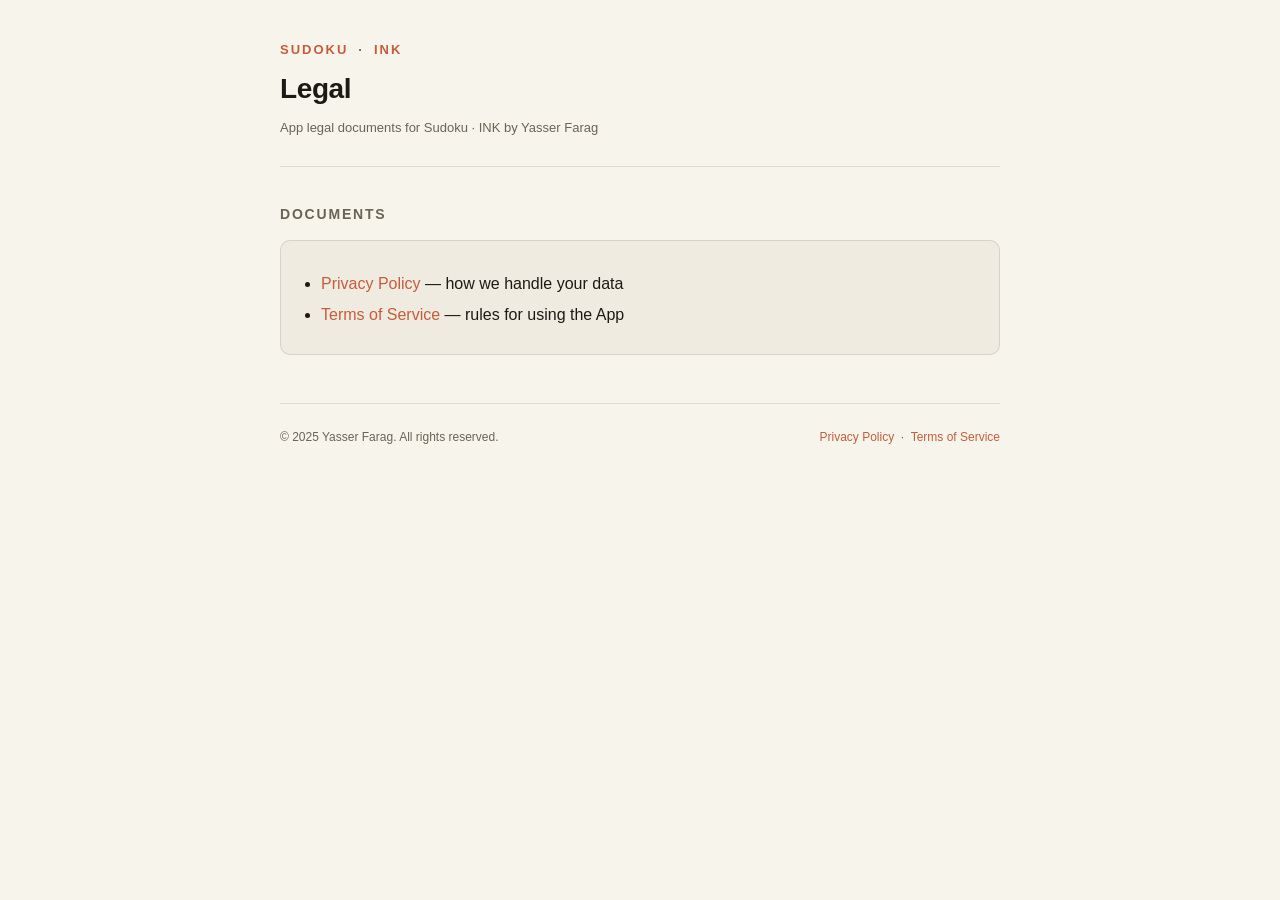
<file: index.html>
<!DOCTYPE html>
<html lang="en">
<head>
  <meta charset="UTF-8" />
  <meta name="viewport" content="width=device-width, initial-scale=1.0" />
  <title>Sudoku · INK — Legal</title>
  <link rel="stylesheet" href="style.css" />
</head>
<body>

<header>
  <a class="app-name" href="index.html">
    <span>Sudoku</span><span class="dot">·</span><span>INK</span>
  </a>
  <h1>Legal</h1>
  <p class="meta">App legal documents for Sudoku · INK by Yasser Farag</p>
</header>

<main>
  <section>
    <h2>Documents</h2>
    <div class="card">
      <ul>
        <li><a href="privacy.html">Privacy Policy</a> — how we handle your data</li>
        <li><a href="terms.html">Terms of Service</a> — rules for using the App</li>
      </ul>
    </div>
  </section>
</main>

<footer>
  <span>© 2025 Yasser Farag. All rights reserved.</span>
  <span><a href="privacy.html">Privacy Policy</a> &nbsp;·&nbsp; <a href="terms.html">Terms of Service</a></span>
</footer>

</body>
</html>
</file>
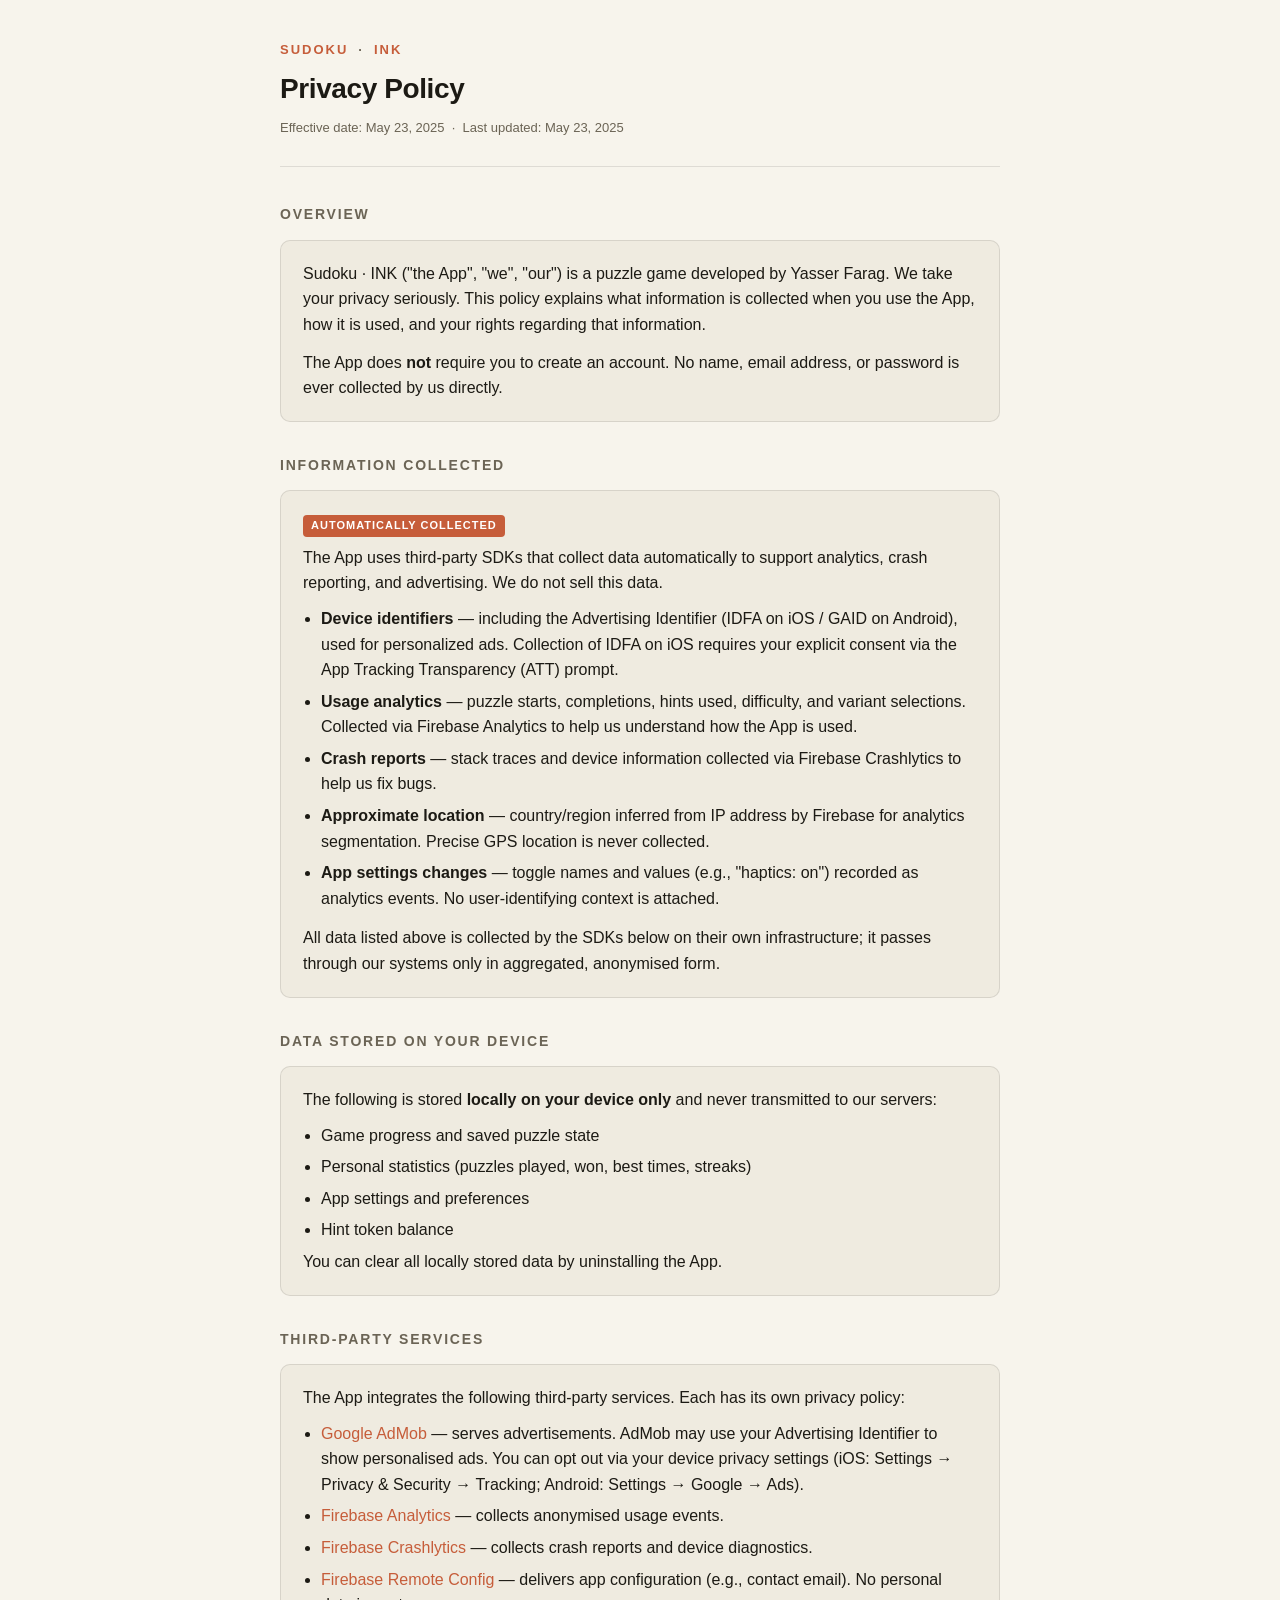
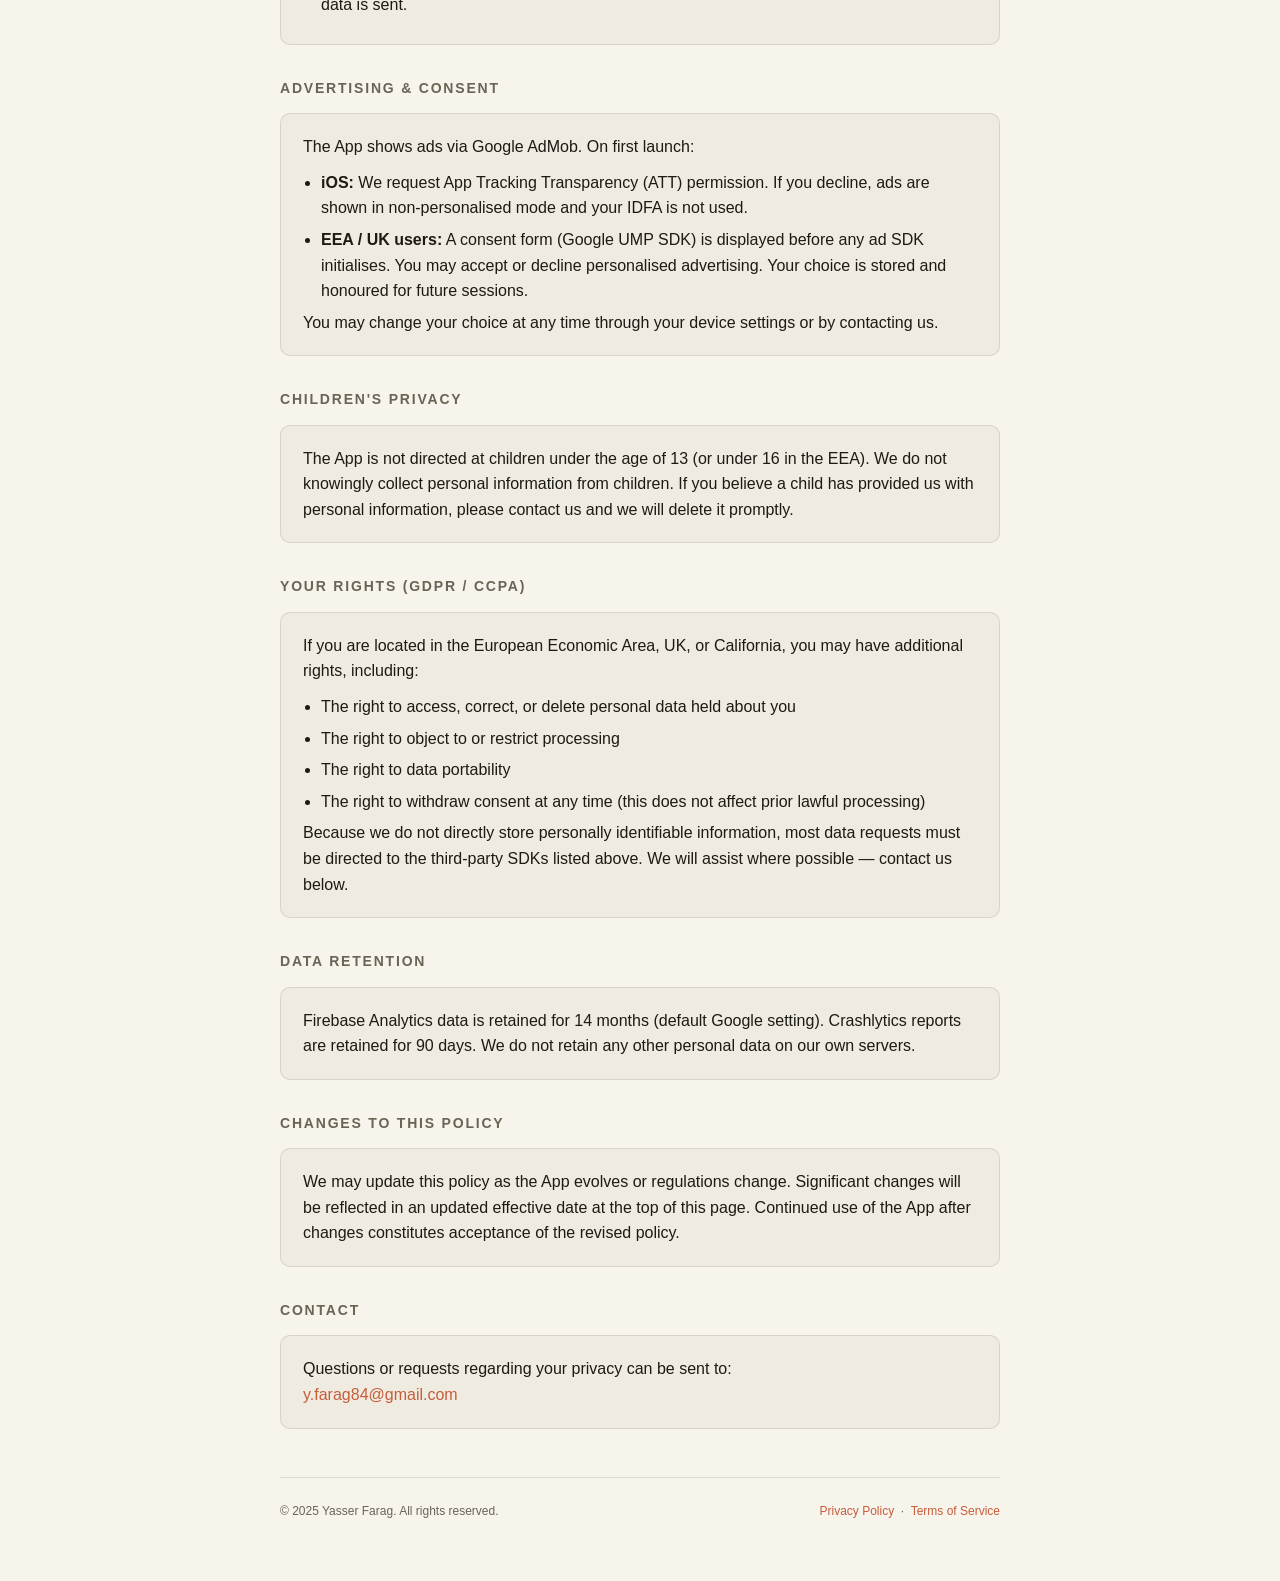
<file: privacy.html>
<!DOCTYPE html>
<html lang="en">
<head>
  <meta charset="UTF-8" />
  <meta name="viewport" content="width=device-width, initial-scale=1.0" />
  <title>Privacy Policy — Sudoku · INK</title>
  <link rel="stylesheet" href="style.css" />
</head>
<body>

<header>
  <a class="app-name" href="index.html">
    <span>Sudoku</span><span class="dot">·</span><span>INK</span>
  </a>
  <h1>Privacy Policy</h1>
  <p class="meta">Effective date: May 23, 2025 &nbsp;·&nbsp; Last updated: May 23, 2025</p>
</header>

<main>

  <section>
    <h2>Overview</h2>
    <div class="card">
      <p>Sudoku · INK ("the App", "we", "our") is a puzzle game developed by Yasser Farag. We take your privacy seriously. This policy explains what information is collected when you use the App, how it is used, and your rights regarding that information.</p>
      <p>The App does <strong>not</strong> require you to create an account. No name, email address, or password is ever collected by us directly.</p>
    </div>
  </section>

  <section>
    <h2>Information Collected</h2>
    <div class="card">
      <div class="highlight">Automatically collected</div>
      <p>The App uses third-party SDKs that collect data automatically to support analytics, crash reporting, and advertising. We do not sell this data.</p>
      <ul>
        <li><strong>Device identifiers</strong> — including the Advertising Identifier (IDFA on iOS / GAID on Android), used for personalized ads. Collection of IDFA on iOS requires your explicit consent via the App Tracking Transparency (ATT) prompt.</li>
        <li><strong>Usage analytics</strong> — puzzle starts, completions, hints used, difficulty, and variant selections. Collected via Firebase Analytics to help us understand how the App is used.</li>
        <li><strong>Crash reports</strong> — stack traces and device information collected via Firebase Crashlytics to help us fix bugs.</li>
        <li><strong>Approximate location</strong> — country/region inferred from IP address by Firebase for analytics segmentation. Precise GPS location is never collected.</li>
        <li><strong>App settings changes</strong> — toggle names and values (e.g., "haptics: on") recorded as analytics events. No user-identifying context is attached.</li>
      </ul>
      <p style="margin-top:14px;">All data listed above is collected by the SDKs below on their own infrastructure; it passes through our systems only in aggregated, anonymised form.</p>
    </div>
  </section>

  <section>
    <h2>Data Stored on Your Device</h2>
    <div class="card">
      <p>The following is stored <strong>locally on your device only</strong> and never transmitted to our servers:</p>
      <ul>
        <li>Game progress and saved puzzle state</li>
        <li>Personal statistics (puzzles played, won, best times, streaks)</li>
        <li>App settings and preferences</li>
        <li>Hint token balance</li>
      </ul>
      <p>You can clear all locally stored data by uninstalling the App.</p>
    </div>
  </section>

  <section>
    <h2>Third-Party Services</h2>
    <div class="card">
      <p>The App integrates the following third-party services. Each has its own privacy policy:</p>
      <ul>
        <li><a href="https://policies.google.com/privacy" target="_blank" rel="noopener">Google AdMob</a> — serves advertisements. AdMob may use your Advertising Identifier to show personalised ads. You can opt out via your device privacy settings (iOS: Settings → Privacy & Security → Tracking; Android: Settings → Google → Ads).</li>
        <li><a href="https://firebase.google.com/support/privacy" target="_blank" rel="noopener">Firebase Analytics</a> — collects anonymised usage events.</li>
        <li><a href="https://firebase.google.com/support/privacy" target="_blank" rel="noopener">Firebase Crashlytics</a> — collects crash reports and device diagnostics.</li>
        <li><a href="https://firebase.google.com/support/privacy" target="_blank" rel="noopener">Firebase Remote Config</a> — delivers app configuration (e.g., contact email). No personal data is sent.</li>
      </ul>
    </div>
  </section>

  <section>
    <h2>Advertising &amp; Consent</h2>
    <div class="card">
      <p>The App shows ads via Google AdMob. On first launch:</p>
      <ul>
        <li><strong>iOS:</strong> We request App Tracking Transparency (ATT) permission. If you decline, ads are shown in non-personalised mode and your IDFA is not used.</li>
        <li><strong>EEA / UK users:</strong> A consent form (Google UMP SDK) is displayed before any ad SDK initialises. You may accept or decline personalised advertising. Your choice is stored and honoured for future sessions.</li>
      </ul>
      <p>You may change your choice at any time through your device settings or by contacting us.</p>
    </div>
  </section>

  <section>
    <h2>Children's Privacy</h2>
    <div class="card">
      <p>The App is not directed at children under the age of 13 (or under 16 in the EEA). We do not knowingly collect personal information from children. If you believe a child has provided us with personal information, please contact us and we will delete it promptly.</p>
    </div>
  </section>

  <section>
    <h2>Your Rights (GDPR / CCPA)</h2>
    <div class="card">
      <p>If you are located in the European Economic Area, UK, or California, you may have additional rights, including:</p>
      <ul>
        <li>The right to access, correct, or delete personal data held about you</li>
        <li>The right to object to or restrict processing</li>
        <li>The right to data portability</li>
        <li>The right to withdraw consent at any time (this does not affect prior lawful processing)</li>
      </ul>
      <p>Because we do not directly store personally identifiable information, most data requests must be directed to the third-party SDKs listed above. We will assist where possible — contact us below.</p>
    </div>
  </section>

  <section>
    <h2>Data Retention</h2>
    <div class="card">
      <p>Firebase Analytics data is retained for 14 months (default Google setting). Crashlytics reports are retained for 90 days. We do not retain any other personal data on our own servers.</p>
    </div>
  </section>

  <section>
    <h2>Changes to This Policy</h2>
    <div class="card">
      <p>We may update this policy as the App evolves or regulations change. Significant changes will be reflected in an updated effective date at the top of this page. Continued use of the App after changes constitutes acceptance of the revised policy.</p>
    </div>
  </section>

  <section>
    <h2>Contact</h2>
    <div class="card">
      <p>Questions or requests regarding your privacy can be sent to:<br/>
      <a href="mailto:y.farag84@gmail.com">y.farag84@gmail.com</a></p>
    </div>
  </section>

</main>

<footer>
  <span>© 2025 Yasser Farag. All rights reserved.</span>
  <span><a href="privacy.html">Privacy Policy</a> &nbsp;·&nbsp; <a href="terms.html">Terms of Service</a></span>
</footer>

</body>
</html>
</file>
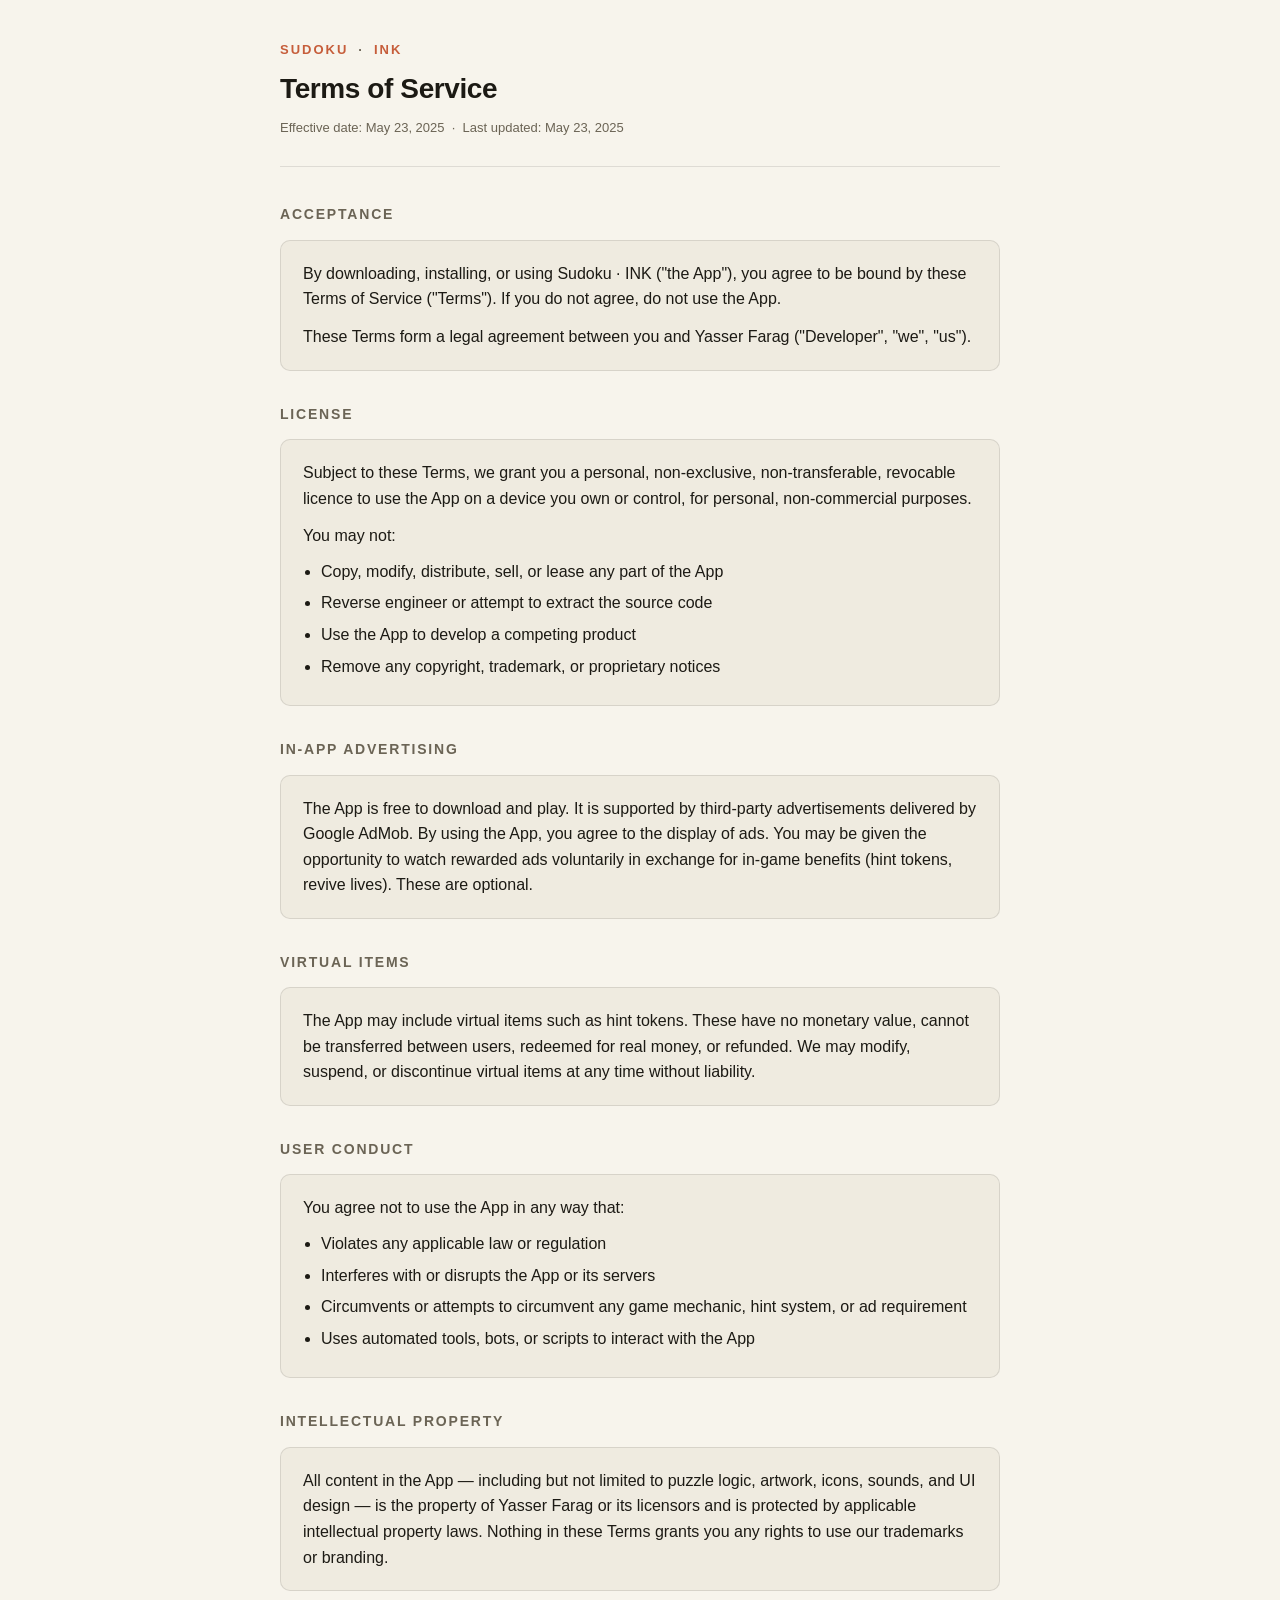
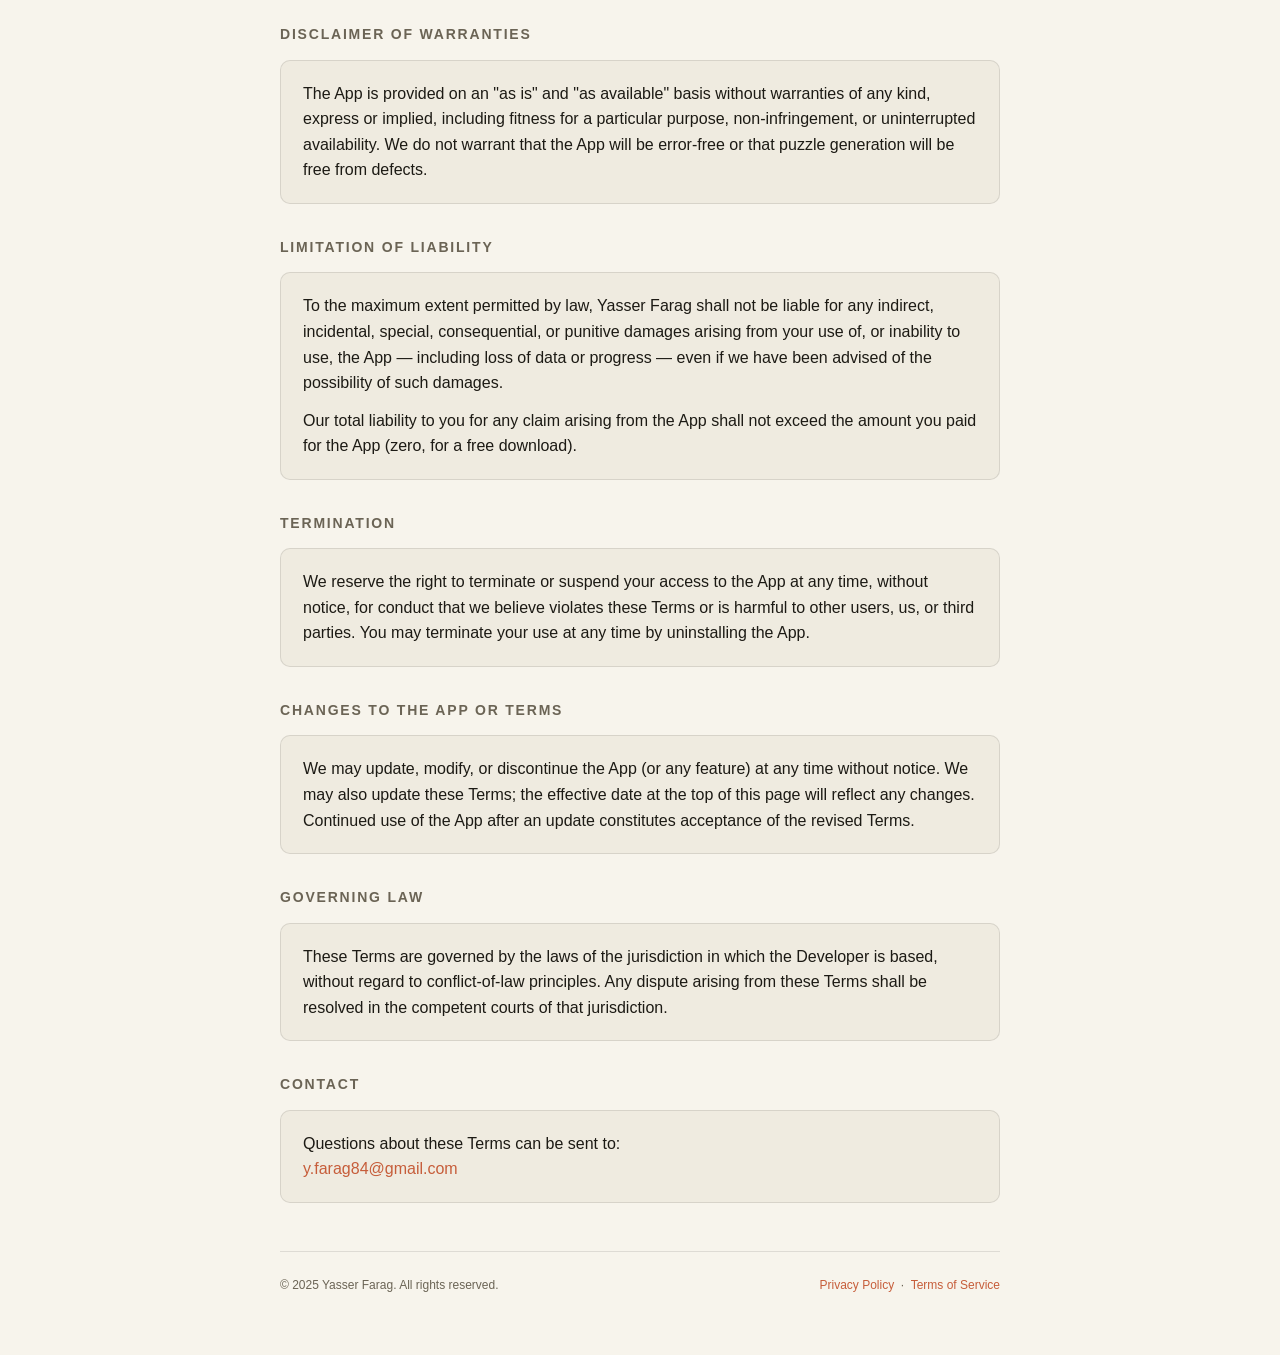
<file: terms.html>
<!DOCTYPE html>
<html lang="en">
<head>
  <meta charset="UTF-8" />
  <meta name="viewport" content="width=device-width, initial-scale=1.0" />
  <title>Terms of Service — Sudoku · INK</title>
  <link rel="stylesheet" href="style.css" />
</head>
<body>

<header>
  <a class="app-name" href="index.html">
    <span>Sudoku</span><span class="dot">·</span><span>INK</span>
  </a>
  <h1>Terms of Service</h1>
  <p class="meta">Effective date: May 23, 2025 &nbsp;·&nbsp; Last updated: May 23, 2025</p>
</header>

<main>

  <section>
    <h2>Acceptance</h2>
    <div class="card">
      <p>By downloading, installing, or using Sudoku · INK ("the App"), you agree to be bound by these Terms of Service ("Terms"). If you do not agree, do not use the App.</p>
      <p>These Terms form a legal agreement between you and Yasser Farag ("Developer", "we", "us").</p>
    </div>
  </section>

  <section>
    <h2>License</h2>
    <div class="card">
      <p>Subject to these Terms, we grant you a personal, non-exclusive, non-transferable, revocable licence to use the App on a device you own or control, for personal, non-commercial purposes.</p>
      <p>You may not:</p>
      <ul>
        <li>Copy, modify, distribute, sell, or lease any part of the App</li>
        <li>Reverse engineer or attempt to extract the source code</li>
        <li>Use the App to develop a competing product</li>
        <li>Remove any copyright, trademark, or proprietary notices</li>
      </ul>
    </div>
  </section>

  <section>
    <h2>In-App Advertising</h2>
    <div class="card">
      <p>The App is free to download and play. It is supported by third-party advertisements delivered by Google AdMob. By using the App, you agree to the display of ads. You may be given the opportunity to watch rewarded ads voluntarily in exchange for in-game benefits (hint tokens, revive lives). These are optional.</p>
    </div>
  </section>

  <section>
    <h2>Virtual Items</h2>
    <div class="card">
      <p>The App may include virtual items such as hint tokens. These have no monetary value, cannot be transferred between users, redeemed for real money, or refunded. We may modify, suspend, or discontinue virtual items at any time without liability.</p>
    </div>
  </section>

  <section>
    <h2>User Conduct</h2>
    <div class="card">
      <p>You agree not to use the App in any way that:</p>
      <ul>
        <li>Violates any applicable law or regulation</li>
        <li>Interferes with or disrupts the App or its servers</li>
        <li>Circumvents or attempts to circumvent any game mechanic, hint system, or ad requirement</li>
        <li>Uses automated tools, bots, or scripts to interact with the App</li>
      </ul>
    </div>
  </section>

  <section>
    <h2>Intellectual Property</h2>
    <div class="card">
      <p>All content in the App — including but not limited to puzzle logic, artwork, icons, sounds, and UI design — is the property of Yasser Farag or its licensors and is protected by applicable intellectual property laws. Nothing in these Terms grants you any rights to use our trademarks or branding.</p>
    </div>
  </section>

  <section>
    <h2>Disclaimer of Warranties</h2>
    <div class="card">
      <p>The App is provided on an "as is" and "as available" basis without warranties of any kind, express or implied, including fitness for a particular purpose, non-infringement, or uninterrupted availability. We do not warrant that the App will be error-free or that puzzle generation will be free from defects.</p>
    </div>
  </section>

  <section>
    <h2>Limitation of Liability</h2>
    <div class="card">
      <p>To the maximum extent permitted by law, Yasser Farag shall not be liable for any indirect, incidental, special, consequential, or punitive damages arising from your use of, or inability to use, the App — including loss of data or progress — even if we have been advised of the possibility of such damages.</p>
      <p>Our total liability to you for any claim arising from the App shall not exceed the amount you paid for the App (zero, for a free download).</p>
    </div>
  </section>

  <section>
    <h2>Termination</h2>
    <div class="card">
      <p>We reserve the right to terminate or suspend your access to the App at any time, without notice, for conduct that we believe violates these Terms or is harmful to other users, us, or third parties. You may terminate your use at any time by uninstalling the App.</p>
    </div>
  </section>

  <section>
    <h2>Changes to the App or Terms</h2>
    <div class="card">
      <p>We may update, modify, or discontinue the App (or any feature) at any time without notice. We may also update these Terms; the effective date at the top of this page will reflect any changes. Continued use of the App after an update constitutes acceptance of the revised Terms.</p>
    </div>
  </section>

  <section>
    <h2>Governing Law</h2>
    <div class="card">
      <p>These Terms are governed by the laws of the jurisdiction in which the Developer is based, without regard to conflict-of-law principles. Any dispute arising from these Terms shall be resolved in the competent courts of that jurisdiction.</p>
    </div>
  </section>

  <section>
    <h2>Contact</h2>
    <div class="card">
      <p>Questions about these Terms can be sent to:<br/>
      <a href="mailto:y.farag84@gmail.com">y.farag84@gmail.com</a></p>
    </div>
  </section>

</main>

<footer>
  <span>© 2025 Yasser Farag. All rights reserved.</span>
  <span><a href="privacy.html">Privacy Policy</a> &nbsp;·&nbsp; <a href="terms.html">Terms of Service</a></span>
</footer>

</body>
</html>
</file>
<file: style.css>
*, *::before, *::after { box-sizing: border-box; margin: 0; padding: 0; }

:root {
  --bg:      #F7F4EC;
  --surface: #EFEBE0;
  --text:    #1C1A14;
  --muted:   #6B6455;
  --accent:  #C65D3A;
  --border:  rgba(0,0,0,.10);
  --radius:  10px;
  --max:     720px;
}

body {
  background: var(--bg);
  color: var(--text);
  font-family: -apple-system, BlinkMacSystemFont, "Segoe UI", Roboto, Helvetica, Arial, sans-serif;
  font-size: 16px;
  line-height: 1.6;
  padding: 0 20px 60px;
}

header {
  max-width: var(--max);
  margin: 0 auto;
  padding: 40px 0 28px;
  border-bottom: 1px solid var(--border);
  margin-bottom: 36px;
}

.app-name {
  display: flex;
  align-items: center;
  gap: 10px;
  text-decoration: none;
  color: var(--text);
  margin-bottom: 6px;
}
.app-name span {
  font-size: 13px;
  font-weight: 700;
  letter-spacing: 2px;
  text-transform: uppercase;
  color: var(--accent);
}
.app-name .dot { color: var(--muted); }

h1 {
  font-size: 28px;
  font-weight: 800;
  letter-spacing: -.4px;
  margin-bottom: 6px;
}

.meta { font-size: 13px; color: var(--muted); }

main {
  max-width: var(--max);
  margin: 0 auto;
}

section { margin-bottom: 32px; }

h2 {
  font-size: 14px;
  font-weight: 700;
  letter-spacing: 1.8px;
  text-transform: uppercase;
  color: var(--muted);
  margin-bottom: 14px;
}

.card {
  background: var(--surface);
  border: 1px solid var(--border);
  border-radius: var(--radius);
  padding: 20px 22px;
}

.card p + p   { margin-top: 12px; }
.card ul      { padding-left: 18px; margin-top: 10px; }
.card li      { margin-bottom: 6px; }
.card a       { color: var(--accent); text-decoration: none; }
.card a:hover { text-decoration: underline; }

.highlight {
  display: inline-block;
  background: var(--accent);
  color: #fff;
  font-size: 11px;
  font-weight: 700;
  letter-spacing: 1px;
  text-transform: uppercase;
  padding: 2px 8px;
  border-radius: 4px;
  margin-bottom: 8px;
}

footer {
  max-width: var(--max);
  margin: 48px auto 0;
  padding-top: 24px;
  border-top: 1px solid var(--border);
  font-size: 12px;
  color: var(--muted);
  display: flex;
  justify-content: space-between;
  flex-wrap: wrap;
  gap: 8px;
}
footer a { color: var(--accent); text-decoration: none; }
footer a:hover { text-decoration: underline; }

@media (prefers-color-scheme: dark) {
  :root {
    --bg:      #18160F;
    --surface: #221F17;
    --text:    #EDE9DD;
    --muted:   #8A8070;
    --border:  rgba(255,255,255,.08);
  }
}
</file>
